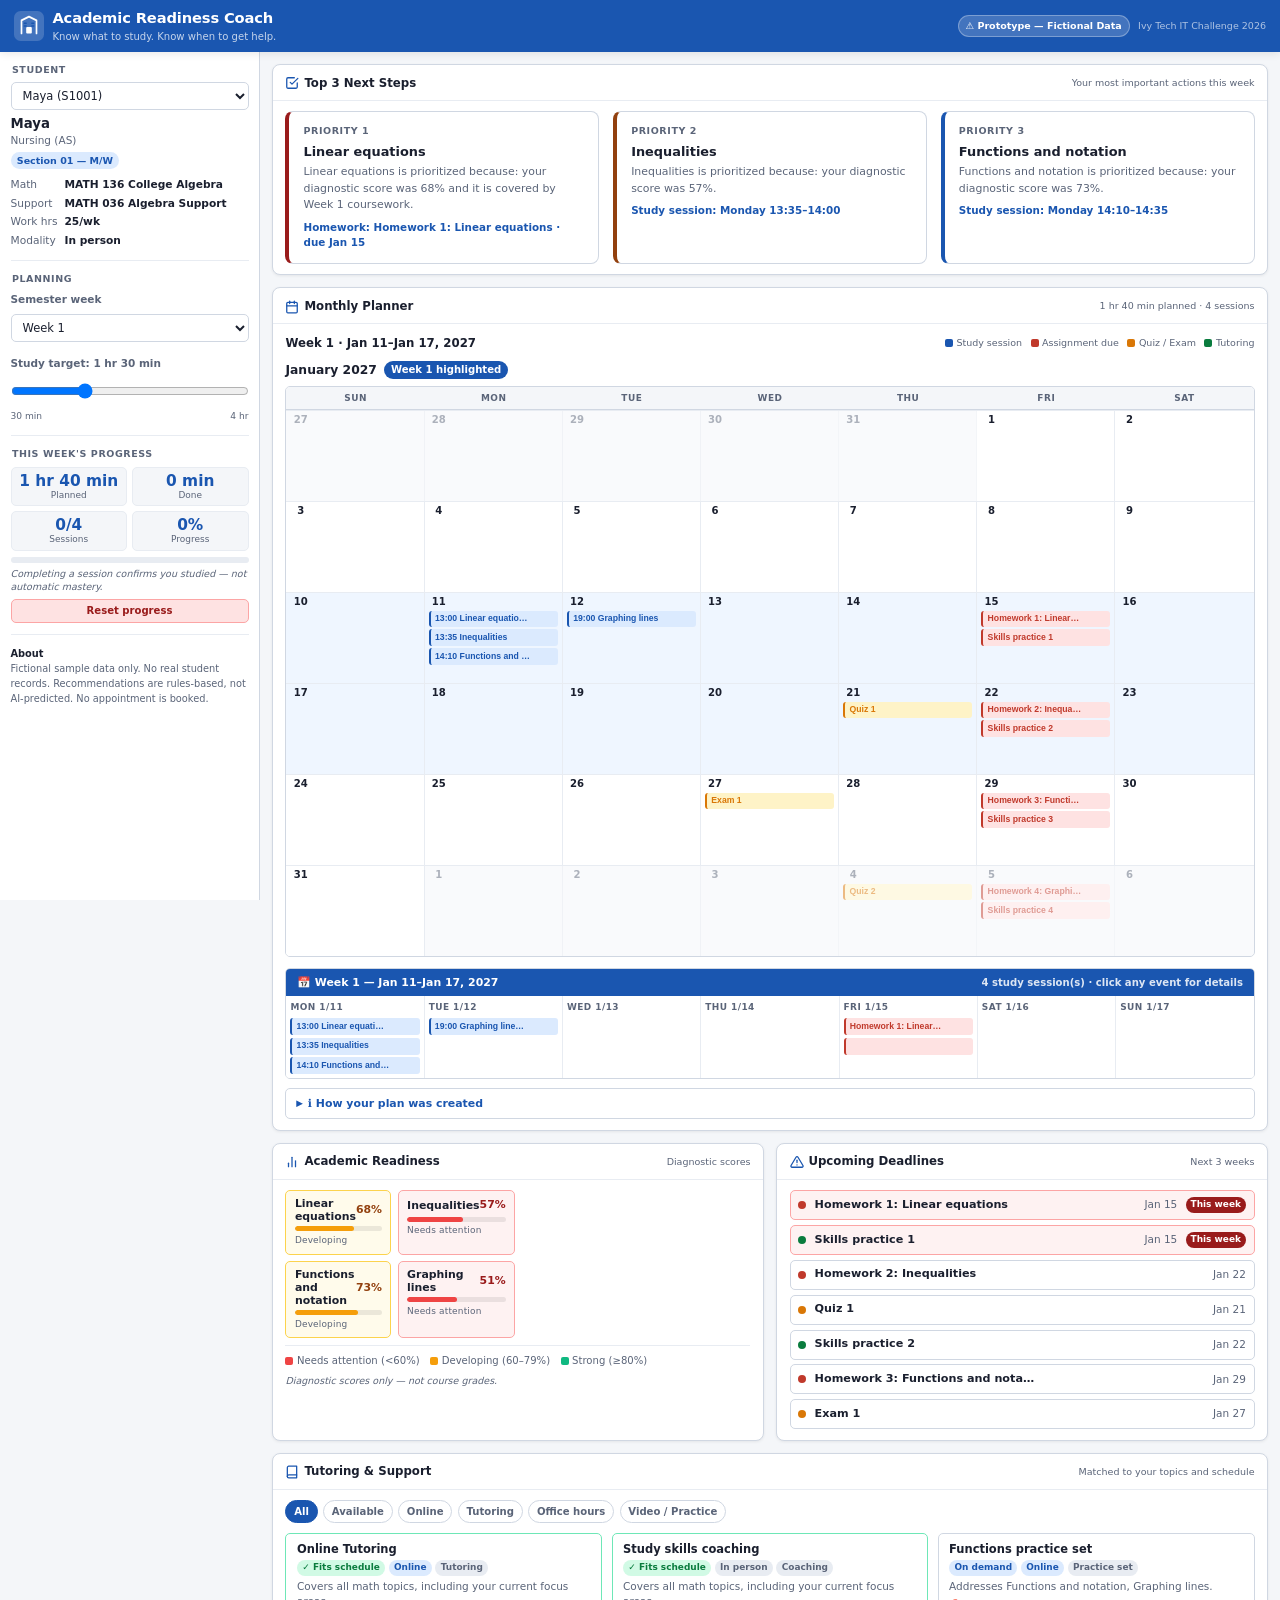
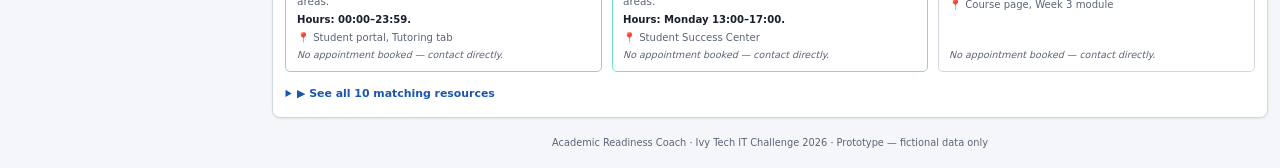
<file: index.html>
<!DOCTYPE html>
<html lang="en">
<head>
  <meta charset="UTF-8" />
  <meta name="viewport" content="width=device-width, initial-scale=1.0" />
  <meta name="description" content="Ivy Tech Academic Readiness Coach — personalized math study planning for first-semester students." />
  <title>Academic Readiness Coach · Ivy Tech</title>
  <link rel="stylesheet" href="css/styles.css" />
</head>
<body>

<!-- ══ App Header ══════════════════════════════════════════════════════════ -->
<header id="app-header" role="banner">
  <div class="brand">
    <svg width="30" height="30" viewBox="0 0 32 32" fill="none" xmlns="http://www.w3.org/2000/svg" aria-hidden="true">
      <rect width="32" height="32" rx="7" fill="rgba(255,255,255,.18)"/>
      <path d="M8 24V10l8-4 8 4v14" stroke="#fff" stroke-width="1.8" stroke-linecap="round" stroke-linejoin="round"/>
      <rect x="13" y="17" width="6" height="7" rx="1" fill="#fff"/>
      <path d="M11 13h2M19 13h2M11 16h2M19 16h2" stroke="rgba(26,86,176,1)" stroke-width="1.5" stroke-linecap="round"/>
    </svg>
    <div>
      <h1>Academic Readiness Coach</h1>
      <span class="subtitle">Know what to study. Know when to get help.</span>
    </div>
  </div>
  <div id="header-right">
    <span class="demo-badge">⚠ Prototype — Fictional Data</span>
    <span class="header-tag">Ivy Tech IT Challenge 2026</span>
  </div>
</header>

<!-- ══ App Layout ══════════════════════════════════════════════════════════ -->
<div id="app-layout">

  <!-- ── Sidebar ────────────────────────────────────────────────────────── -->
  <aside id="sidebar" aria-label="Student and planning controls">

    <!-- Student selector -->
    <div class="sidebar-section">
      <div class="sidebar-label">Student</div>
      <div id="student-selector-container"></div>
      <div id="profile-body"></div>
    </div>

    <div class="sidebar-divider"></div>

    <!-- Planning controls -->
    <div class="sidebar-section">
      <div class="sidebar-label">Planning</div>
      <div class="control-row">
        <label for="week-select">Semester week</label>
        <select id="week-select" aria-label="Select semester week"></select>
      </div>
      <div class="control-row">
        <label for="target-slider">Study target: <strong id="target-display">90 min</strong></label>
        <input type="range" id="target-slider" aria-label="Weekly study time target in minutes" />
        <div style="display:flex;justify-content:space-between;font-size:.65rem;color:var(--muted);margin-top:.15rem">
          <span>30 min</span><span>4 hr</span>
        </div>
      </div>
    </div>

    <div class="sidebar-divider"></div>

    <!-- Progress (compact) -->
    <div class="sidebar-section">
      <div class="sidebar-label">This week's progress</div>
      <div id="progress-body">
        <div class="empty-state" style="padding:.75rem">Loading…</div>
      </div>
      <button class="btn btn-danger btn-sm btn-full" id="reset-progress-btn" type="button">
        Reset progress
      </button>
    </div>

    <div class="sidebar-divider"></div>

    <!-- About notice -->
    <div class="sidebar-section">
      <div style="font-size:.7rem;color:var(--muted);line-height:1.55">
        <strong style="color:var(--text)">About</strong><br/>
        Fictional sample data only. No real student records. Recommendations are rules-based, not AI-predicted. No appointment is booked.
      </div>
    </div>

  </aside>

  <!-- ── Main Content ──────────────────────────────────────────────────── -->
  <main id="main-content" role="main">

    <!-- A. Top 3 Next Steps -->
    <section class="card" aria-labelledby="nextsteps-heading">
      <div class="card-header">
        <h2 id="nextsteps-heading">
          <svg width="14" height="14" viewBox="0 0 24 24" fill="none" stroke="currentColor" stroke-width="2.2" stroke-linecap="round" stroke-linejoin="round" aria-hidden="true"><polyline points="9 11 12 14 22 4"/><path d="M21 12v7a2 2 0 0 1-2 2H5a2 2 0 0 1-2-2V5a2 2 0 0 1 2-2h11"/></svg>
          Top 3 Next Steps
        </h2>
        <span class="text-muted text-xs">Your most important actions this week</span>
      </div>
      <div class="card-body">
        <div id="next-steps-body">
          <div class="empty-state">Loading…</div>
        </div>
      </div>
    </section>

    <!-- B. Weekly Calendar (integrated: study + deadlines + tutoring) -->
    <section class="card" aria-labelledby="calendar-heading">
      <div class="card-header">
        <h2 id="calendar-heading">
          <svg width="14" height="14" viewBox="0 0 24 24" fill="none" stroke="currentColor" stroke-width="2.2" stroke-linecap="round" stroke-linejoin="round" aria-hidden="true"><rect x="3" y="4" width="18" height="18" rx="2"/><line x1="16" y1="2" x2="16" y2="6"/><line x1="8" y1="2" x2="8" y2="6"/><line x1="3" y1="10" x2="21" y2="10"/></svg>
          Monthly Planner
        </h2>
        <span id="plan-stats" class="text-muted text-xs"></span>
      </div>
      <div class="card-body">
        <div id="schedule-warning" style="display:none" class="cal-warning" role="alert"></div>
        <div class="cal-toolbar">
          <span id="week-label" class="cal-week-label"></span>
          <div class="cal-legend" aria-label="Calendar legend">
            <div class="cal-legend-item"><div class="legend-dot" style="background:var(--evt-study)"></div> Study session</div>
            <div class="cal-legend-item"><div class="legend-dot" style="background:var(--evt-assign)"></div> Assignment due</div>
            <div class="cal-legend-item"><div class="legend-dot" style="background:var(--evt-exam)"></div> Quiz / Exam</div>
            <div class="cal-legend-item"><div class="legend-dot" style="background:var(--evt-tutor)"></div> Tutoring</div>
          </div>
        </div>
        <div id="calendar-container" aria-label="Weekly calendar"></div>
        <div id="explain-container"></div>
      </div>
    </section>

    <!-- Two-column row: Academic Readiness + Upcoming Deadlines -->
    <div style="display:grid;grid-template-columns:1fr 1fr;gap:.85rem" id="mid-row">

      <!-- C. Academic Readiness -->
      <section class="card" aria-labelledby="readiness-heading">
        <div class="card-header">
          <h2 id="readiness-heading">
            <svg width="14" height="14" viewBox="0 0 24 24" fill="none" stroke="currentColor" stroke-width="2.2" stroke-linecap="round" stroke-linejoin="round" aria-hidden="true"><line x1="18" y1="20" x2="18" y2="10"/><line x1="12" y1="20" x2="12" y2="4"/><line x1="6" y1="20" x2="6" y2="14"/></svg>
            Academic Readiness
          </h2>
          <span class="text-muted text-xs">Diagnostic scores</span>
        </div>
        <div class="card-body">
          <div id="readiness-grid">
            <div class="empty-state">Loading…</div>
          </div>
          <div class="readiness-legend" aria-label="Score categories">
            <div class="rl-item"><div class="rl-dot" style="background:#ef4444"></div> Needs attention (&lt;60%)</div>
            <div class="rl-item"><div class="rl-dot" style="background:#f59e0b"></div> Developing (60–79%)</div>
            <div class="rl-item"><div class="rl-dot" style="background:#10b981"></div> Strong (≥80%)</div>
          </div>
          <div style="font-size:.68rem;color:var(--muted);margin-top:.4rem;font-style:italic">
            Diagnostic scores only — not course grades.
          </div>
        </div>
      </section>

      <!-- D. Upcoming Deadlines -->
      <section class="card" aria-labelledby="deadlines-heading">
        <div class="card-header">
          <h2 id="deadlines-heading">
            <svg width="14" height="14" viewBox="0 0 24 24" fill="none" stroke="currentColor" stroke-width="2.2" stroke-linecap="round" stroke-linejoin="round" aria-hidden="true"><path d="M10.29 3.86L1.82 18a2 2 0 0 0 1.71 3h16.94a2 2 0 0 0 1.71-3L13.71 3.86a2 2 0 0 0-3.42 0z"/><line x1="12" y1="9" x2="12" y2="13"/><line x1="12" y1="17" x2="12.01" y2="17"/></svg>
            Upcoming Deadlines
          </h2>
          <span class="text-muted text-xs">Next 3 weeks</span>
        </div>
        <div class="card-body" id="deadlines-body">
          <div class="empty-state">Loading…</div>
        </div>
      </section>

    </div><!-- /#mid-row -->

    <!-- E. Tutoring & Support Resource Center -->
    <section class="card" aria-labelledby="resources-heading">
      <div class="card-header">
        <h2 id="resources-heading">
          <svg width="14" height="14" viewBox="0 0 24 24" fill="none" stroke="currentColor" stroke-width="2.2" stroke-linecap="round" stroke-linejoin="round" aria-hidden="true"><path d="M4 19.5A2.5 2.5 0 0 1 6.5 17H20"/><path d="M6.5 2H20v20H6.5A2.5 2.5 0 0 1 4 19.5v-15A2.5 2.5 0 0 1 6.5 2z"/></svg>
          Tutoring &amp; Support
        </h2>
        <span class="text-muted text-xs">Matched to your topics and schedule</span>
      </div>
      <div class="card-body" id="resources-body">
        <div class="empty-state">Loading…</div>
      </div>
    </section>

    <!-- Footer -->
    <footer style="text-align:center;font-size:.7rem;color:var(--muted);padding:.4rem 0">
      Academic Readiness Coach · Ivy Tech IT Challenge 2026 · Prototype — fictional data only
    </footer>

  </main>
</div><!-- /#app-layout -->

<!-- ══ Event Detail Modal ════════════════════════════════════════════════ -->
<div id="modal-overlay" role="dialog" aria-modal="true" aria-labelledby="modal-title-text">
  <div id="modal-box">
    <div class="modal-header">
      <span class="modal-title" id="modal-title-text"></span>
      <button class="modal-close" id="modal-close-btn" aria-label="Close detail panel" type="button">✕</button>
    </div>
    <div class="modal-body" id="modal-body"></div>
    <div class="modal-footer" id="modal-footer"></div>
  </div>
</div>

<!-- ══ Scripts ════════════════════════════════════════════════════════════ -->
<script src="js/config.js"></script>
<script src="data/case_data.js"></script>
<script src="js/data.js"></script>
<script src="js/analysis.js"></script>
<script src="js/persistence.js"></script>
<script src="js/scheduler.js"></script>
<script src="js/resources.js"></script>
<script src="js/ui.js"></script>
<script src="js/app.js"></script>

</body>
</html>
</file>
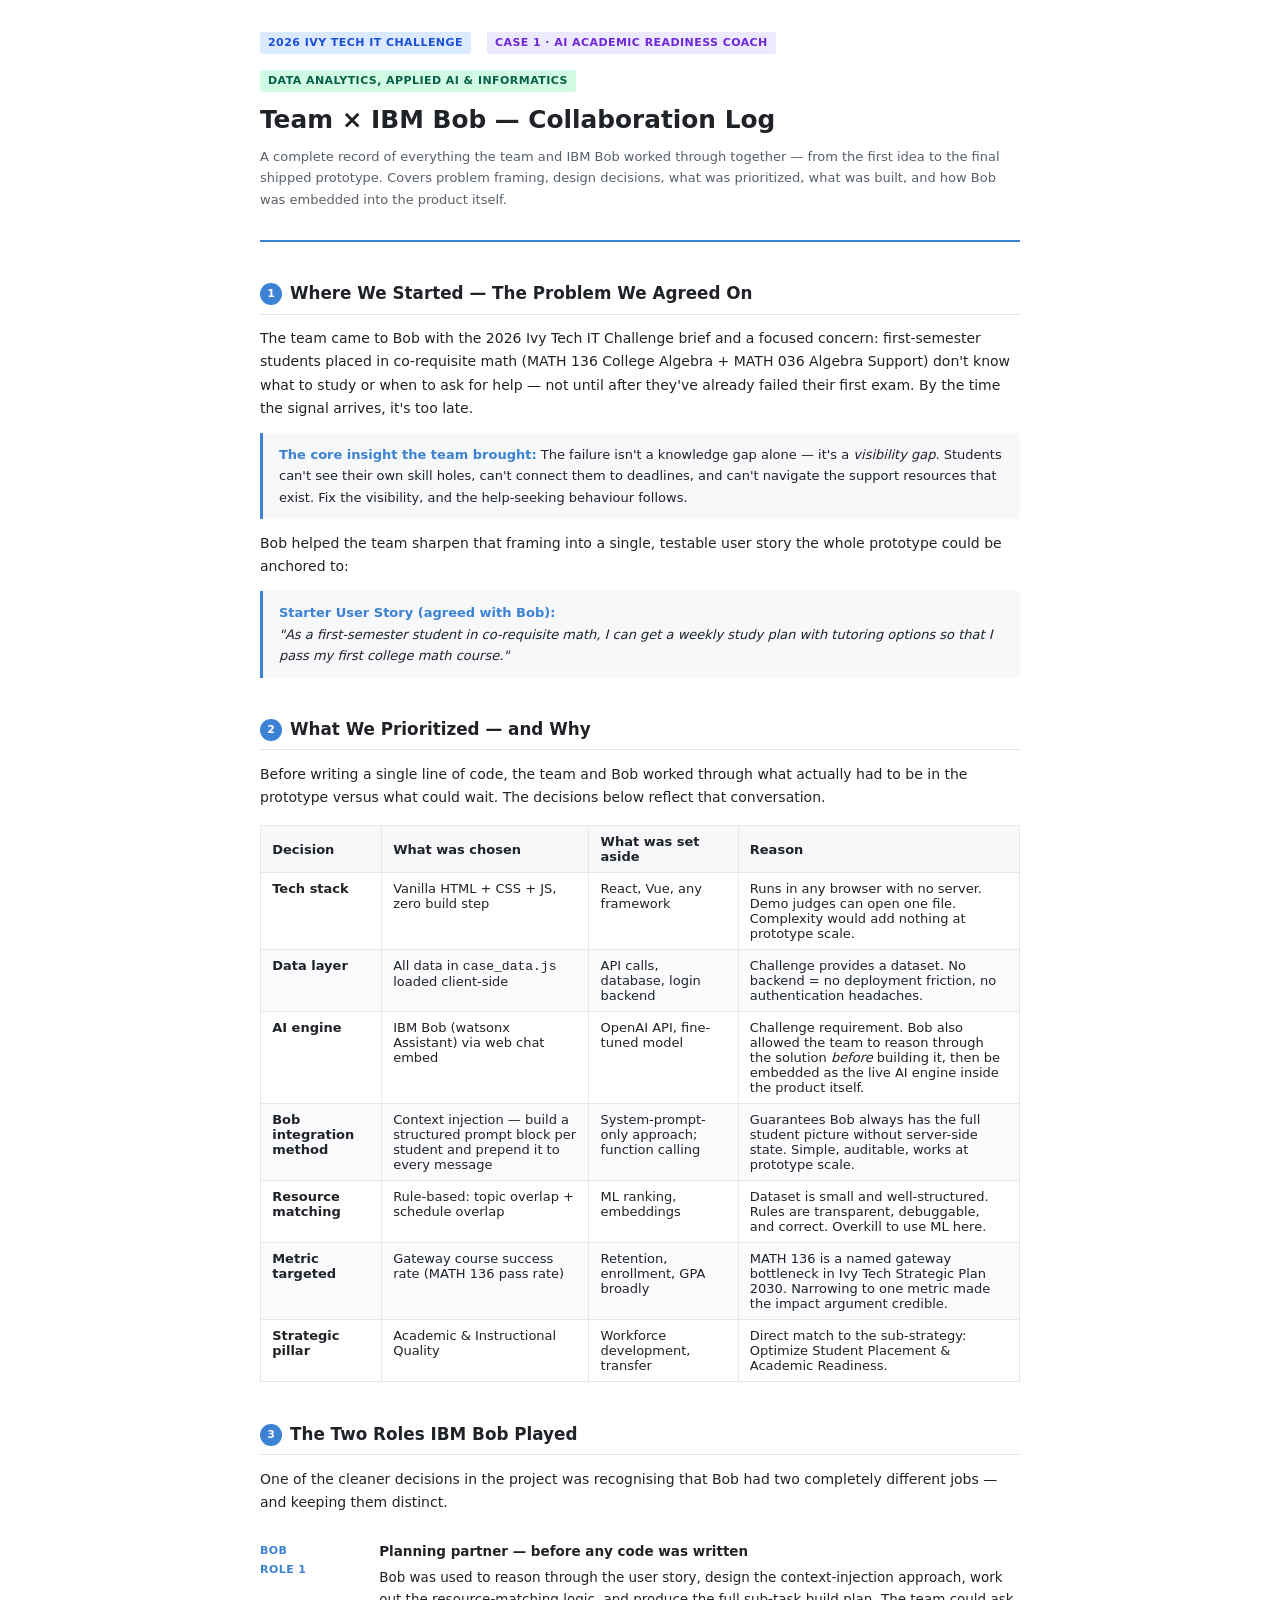
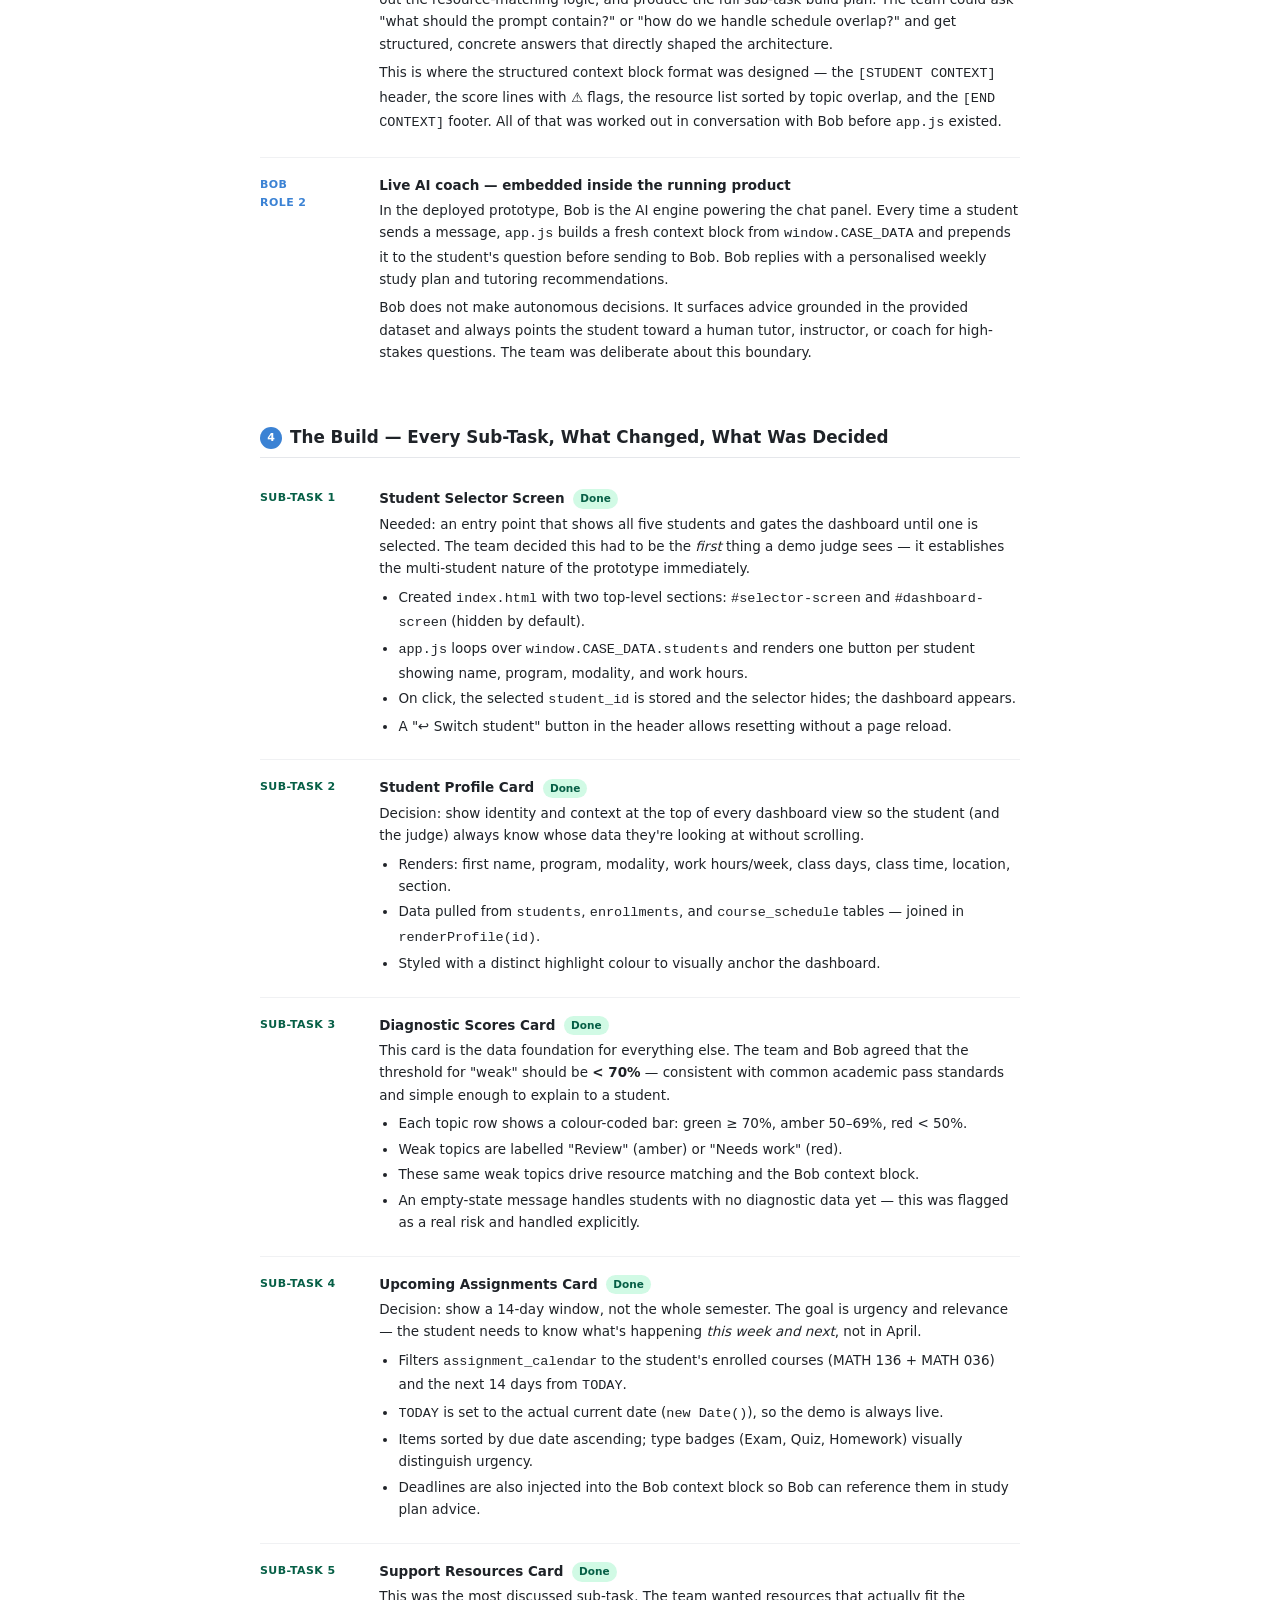
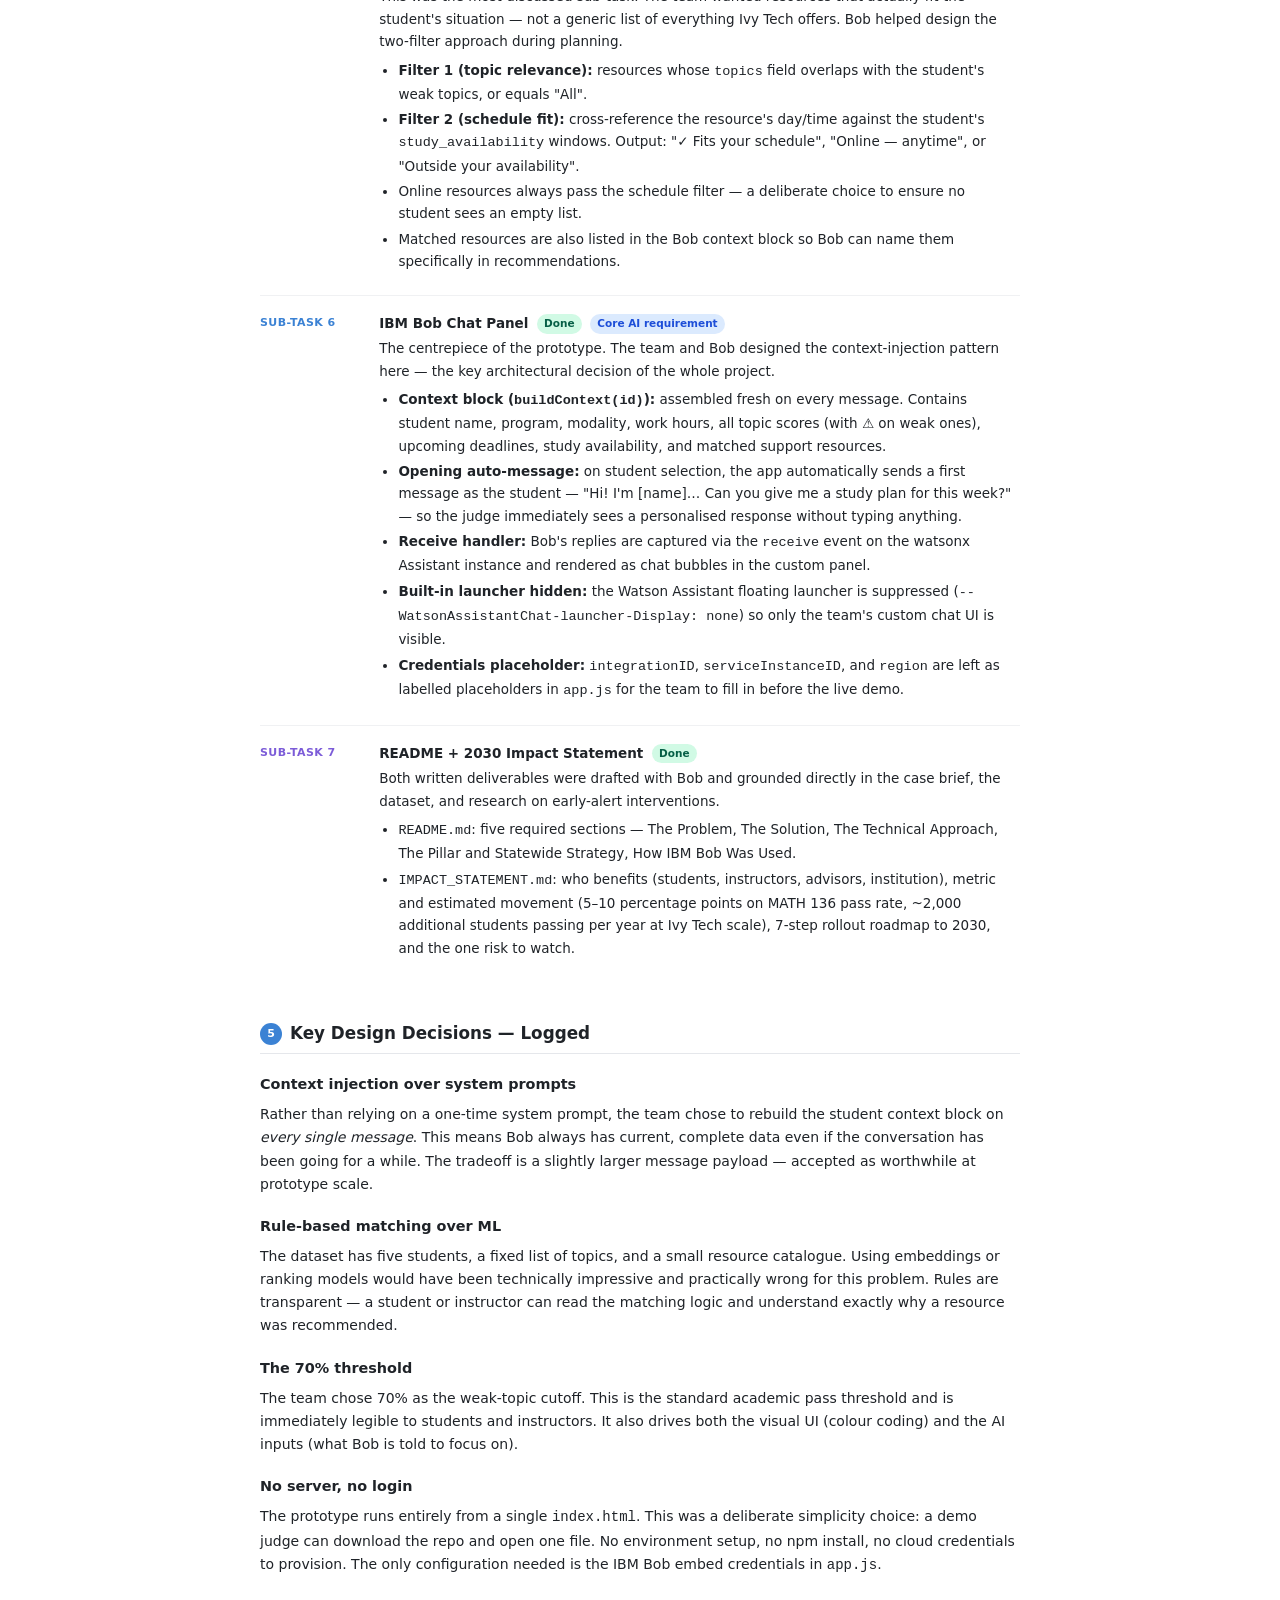
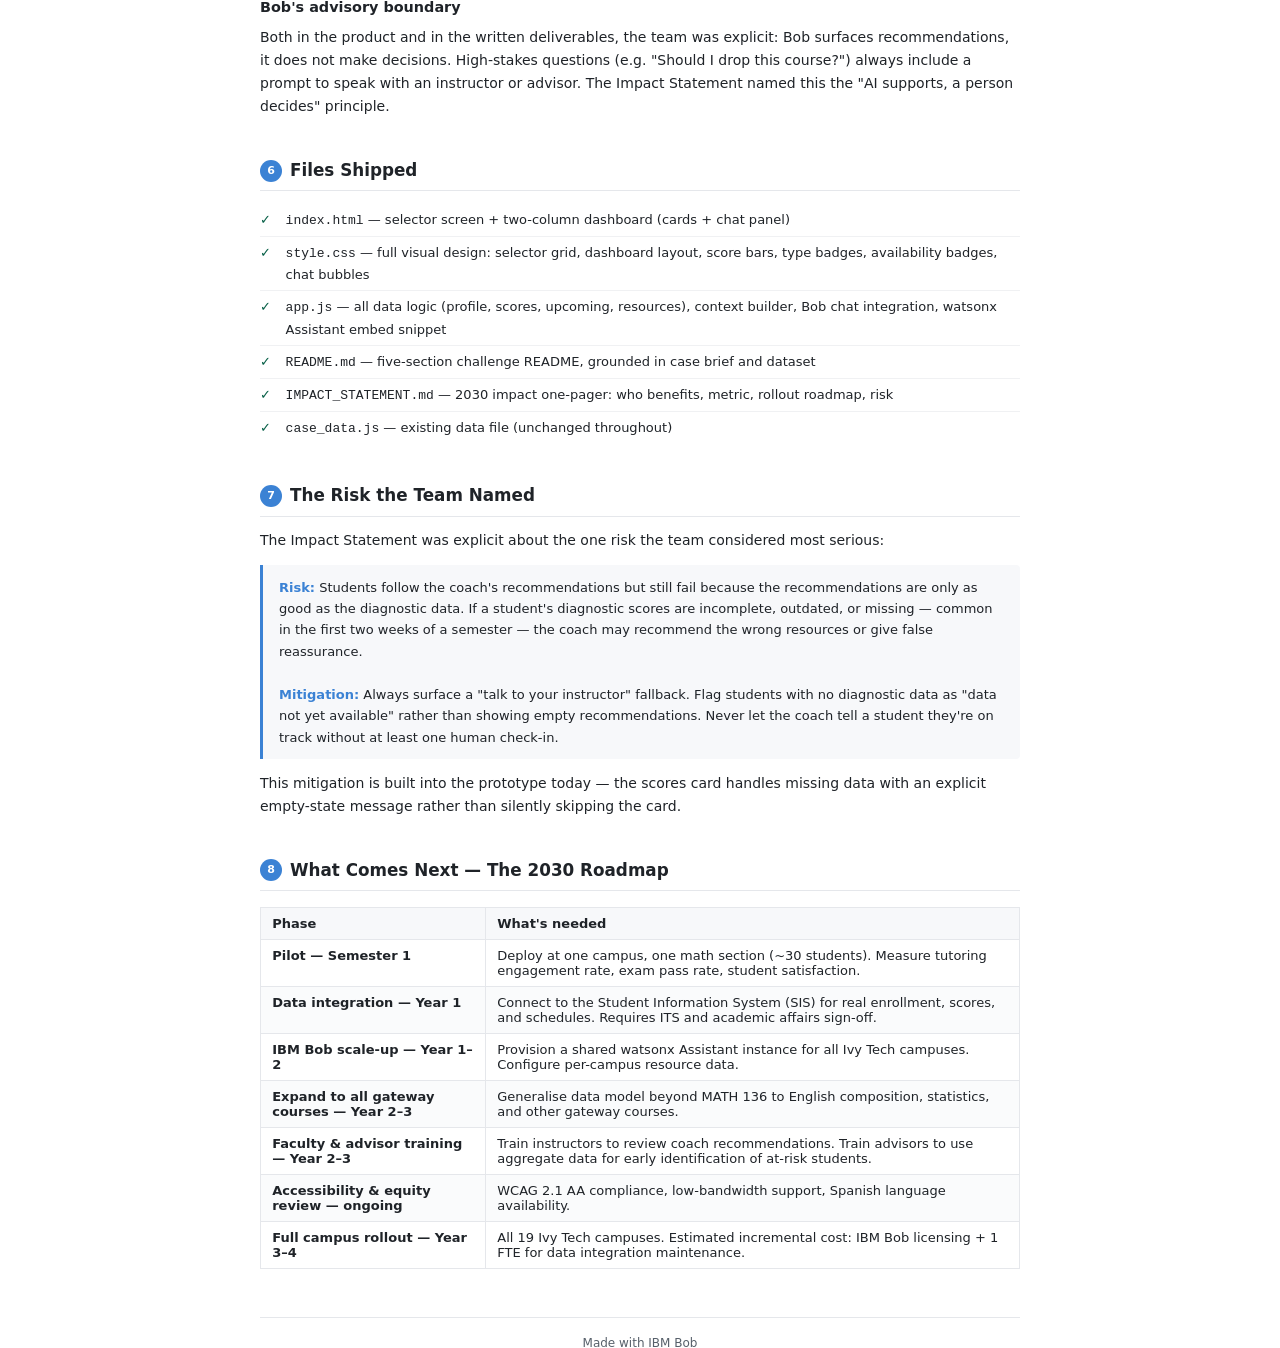
<file: team-ibm-bob-collaboration-log.html>
<html lang="en">
<head>
<meta charset="UTF-8" />
<meta name="viewport" content="width=device-width, initial-scale=1.0" />
<title>Team × IBM Bob — Collaboration Log</title>
<style>
  *, *::before, *::after { box-sizing: border-box; margin: 0; padding: 0; }

  body {
    font-family: -apple-system, "Segoe UI", system-ui, sans-serif;
    font-size: 14px;
    line-height: 1.65;
    background: #ffffff;
    color: #1f2328;
    padding: 2rem 1rem 3rem;
  }

  .page {
    max-width: 760px;
    margin: 0 auto;
  }

  /* ── Header ── */
  .doc-header {
    border-bottom: 2px solid #3b82d4;
    padding-bottom: 1.2rem;
    margin-bottom: 2rem;
  }
  .doc-header .meta-row {
    display: flex;
    gap: 1rem;
    flex-wrap: wrap;
    align-items: center;
    margin-bottom: 0.5rem;
  }
  .badge {
    display: inline-block;
    font-size: 11px;
    font-weight: 600;
    letter-spacing: 0.04em;
    padding: 2px 8px;
    border-radius: 3px;
    text-transform: uppercase;
  }
  .badge-blue   { background: #dbeafe; color: #1d4ed8; }
  .badge-purple { background: #ede9fe; color: #6d28d9; }
  .badge-green  { background: #d1fae5; color: #065f46; }
  .badge-amber  { background: #fef3c7; color: #92400e; }

  h1 {
    font-size: 1.55rem;
    font-weight: 700;
    color: #1f2328;
    margin-bottom: 0.3rem;
  }
  .doc-subtitle {
    font-size: 13px;
    color: #57606a;
  }

  /* ── Section headers ── */
  h2 {
    font-size: 1.05rem;
    font-weight: 700;
    color: #1f2328;
    margin-top: 2.4rem;
    margin-bottom: 0.8rem;
    padding-bottom: 0.35rem;
    border-bottom: 1px solid #e5e7eb;
    display: flex;
    align-items: center;
    gap: 0.5rem;
  }
  h2 .section-num {
    display: inline-flex;
    align-items: center;
    justify-content: center;
    width: 22px;
    height: 22px;
    border-radius: 50%;
    background: #3b82d4;
    color: #fff;
    font-size: 11px;
    font-weight: 700;
    flex-shrink: 0;
  }

  h3 {
    font-size: 0.9rem;
    font-weight: 600;
    color: #1f2328;
    margin-top: 1.2rem;
    margin-bottom: 0.4rem;
  }

  p { margin-bottom: 0.65rem; }

  /* ── Log entries (timeline) ── */
  .log {
    display: flex;
    flex-direction: column;
    gap: 0;
  }
  .log-entry {
    display: grid;
    grid-template-columns: 100px 1fr;
    gap: 0 1.2rem;
    padding: 1rem 0;
    border-bottom: 1px solid #f0f1f3;
    position: relative;
  }
  .log-entry:last-child { border-bottom: none; }
  .log-who {
    font-size: 11px;
    font-weight: 600;
    text-transform: uppercase;
    letter-spacing: 0.04em;
    padding-top: 2px;
    color: #57606a;
  }
  .log-who.bob   { color: #3b82d4; }
  .log-who.team  { color: #7c5cd8; }
  .log-who.both  { color: #065f46; }
  .log-body { font-size: 13.5px; }
  .log-label {
    font-weight: 600;
    color: #1f2328;
    display: block;
    margin-bottom: 0.2rem;
  }
  .log-body p { margin-bottom: 0.4rem; }
  .log-body ul {
    padding-left: 1.2rem;
    margin-bottom: 0.4rem;
  }
  .log-body ul li { margin-bottom: 0.2rem; }

  /* ── Decision table ── */
  table {
    width: 100%;
    border-collapse: collapse;
    font-size: 13px;
    margin: 1rem 0;
  }
  th {
    background: #f7f8fa;
    text-align: left;
    padding: 0.5rem 0.7rem;
    font-weight: 600;
    border: 1px solid #e5e7eb;
    color: #1f2328;
  }
  td {
    padding: 0.5rem 0.7rem;
    border: 1px solid #e5e7eb;
    vertical-align: top;
    color: #1f2328;
  }
  tr:nth-child(even) td { background: #fafbfc; }

  /* ── Checklist ── */
  .checklist { list-style: none; padding: 0; margin: 0.5rem 0 1rem; }
  .checklist li {
    padding: 0.3rem 0 0.3rem 1.6rem;
    position: relative;
    font-size: 13px;
    border-bottom: 1px solid #f0f1f3;
  }
  .checklist li:last-child { border-bottom: none; }
  .checklist li::before {
    content: '✓';
    position: absolute;
    left: 0;
    color: #065f46;
    font-weight: 700;
  }

  /* ── Quote / insight block ── */
  .insight {
    background: #f7f8fa;
    border-left: 3px solid #3b82d4;
    padding: 0.7rem 1rem;
    margin: 0.8rem 0;
    font-size: 13px;
    color: #1f2328;
    border-radius: 0 4px 4px 0;
  }
  .insight strong { color: #3b82d4; }

  /* ── Status pills inline ── */
  .pill {
    display: inline-block;
    font-size: 10.5px;
    font-weight: 600;
    padding: 1px 7px;
    border-radius: 10px;
    vertical-align: middle;
    margin-left: 4px;
  }
  .pill-done   { background: #d1fae5; color: #065f46; }
  .pill-key    { background: #dbeafe; color: #1d4ed8; }

  /* ── Footer ── */
  .footer {
    margin-top: 3rem;
    padding-top: 1rem;
    border-top: 1px solid #e5e7eb;
    text-align: center;
    font-size: 12px;
    color: #57606a;
  }
</style>
</head>
<body>
<div class="page">

  
  <div class="doc-header">
    <div class="meta-row">
      <span class="badge badge-blue">2026 Ivy Tech IT Challenge</span>
      <span class="badge badge-purple">Case 1 · AI Academic Readiness Coach</span>
      <span class="badge badge-green">Data Analytics, Applied AI &amp; Informatics</span>
    </div>
    <h1>Team × IBM Bob — Collaboration Log</h1>
    <p class="doc-subtitle">
      A complete record of everything the team and IBM Bob worked through together — from the first idea to the final shipped prototype.
      Covers problem framing, design decisions, what was prioritized, what was built, and how Bob was embedded into the product itself.
    </p>
  </div>

  
  <h2><span class="section-num">1</span> Where We Started — The Problem We Agreed On</h2>

  <p>
    The team came to Bob with the 2026 Ivy Tech IT Challenge brief and a focused concern:
    first-semester students placed in co-requisite math (MATH 136 College Algebra + MATH 036
    Algebra Support) don't know what to study or when to ask for help — not until after they've
    already failed their first exam. By the time the signal arrives, it's too late.
  </p>

  <div class="insight">
    <strong>The core insight the team brought:</strong> The failure isn't a knowledge gap alone — it's a
    <em>visibility gap</em>. Students can't see their own skill holes, can't connect them to deadlines,
    and can't navigate the support resources that exist. Fix the visibility, and the help-seeking
    behaviour follows.
  </div>

  <p>
    Bob helped the team sharpen that framing into a single, testable user story the whole prototype
    could be anchored to:
  </p>
  <div class="insight">
    <strong>Starter User Story (agreed with Bob):</strong><br />
    <em>"As a first-semester student in co-requisite math, I can get a weekly study plan with
    tutoring options so that I pass my first college math course."</em>
  </div>

  
  <h2><span class="section-num">2</span> What We Prioritized — and Why</h2>

  <p>
    Before writing a single line of code, the team and Bob worked through what actually had to
    be in the prototype versus what could wait. The decisions below reflect that conversation.
  </p>

  <table>
    <thead>
      <tr>
        <th>Decision</th>
        <th>What was chosen</th>
        <th>What was set aside</th>
        <th>Reason</th>
      </tr>
    </thead>
    <tbody>
      <tr>
        <td><strong>Tech stack</strong></td>
        <td>Vanilla HTML + CSS + JS, zero build step</td>
        <td>React, Vue, any framework</td>
        <td>Runs in any browser with no server. Demo judges can open one file. Complexity would add nothing at prototype scale.</td>
      </tr>
      <tr>
        <td><strong>Data layer</strong></td>
        <td>All data in <code>case_data.js</code> loaded client-side</td>
        <td>API calls, database, login backend</td>
        <td>Challenge provides a dataset. No backend = no deployment friction, no authentication headaches.</td>
      </tr>
      <tr>
        <td><strong>AI engine</strong></td>
        <td>IBM Bob (watsonx Assistant) via web chat embed</td>
        <td>OpenAI API, fine-tuned model</td>
        <td>Challenge requirement. Bob also allowed the team to reason through the solution <em>before</em> building it, then be embedded as the live AI engine inside the product itself.</td>
      </tr>
      <tr>
        <td><strong>Bob integration method</strong></td>
        <td>Context injection — build a structured prompt block per student and prepend it to every message</td>
        <td>System-prompt-only approach; function calling</td>
        <td>Guarantees Bob always has the full student picture without server-side state. Simple, auditable, works at prototype scale.</td>
      </tr>
      <tr>
        <td><strong>Resource matching</strong></td>
        <td>Rule-based: topic overlap + schedule overlap</td>
        <td>ML ranking, embeddings</td>
        <td>Dataset is small and well-structured. Rules are transparent, debuggable, and correct. Overkill to use ML here.</td>
      </tr>
      <tr>
        <td><strong>Metric targeted</strong></td>
        <td>Gateway course success rate (MATH 136 pass rate)</td>
        <td>Retention, enrollment, GPA broadly</td>
        <td>MATH 136 is a named gateway bottleneck in Ivy Tech Strategic Plan 2030. Narrowing to one metric made the impact argument credible.</td>
      </tr>
      <tr>
        <td><strong>Strategic pillar</strong></td>
        <td>Academic &amp; Instructional Quality</td>
        <td>Workforce development, transfer</td>
        <td>Direct match to the sub-strategy: Optimize Student Placement &amp; Academic Readiness.</td>
      </tr>
    </tbody>
  </table>

  
  <h2><span class="section-num">3</span> The Two Roles IBM Bob Played</h2>

  <p>
    One of the cleaner decisions in the project was recognising that Bob had two completely different
    jobs — and keeping them distinct.
  </p>

  <div class="log">
    <div class="log-entry">
      <div class="log-who bob">Bob<br />Role 1</div>
      <div class="log-body">
        <span class="log-label">Planning partner — before any code was written</span>
        <p>
          Bob was used to reason through the user story, design the context-injection approach, work
          out the resource-matching logic, and produce the full sub-task build plan. The team could
          ask "what should the prompt contain?" or "how do we handle schedule overlap?" and get
          structured, concrete answers that directly shaped the architecture.
        </p>
        <p>
          This is where the structured context block format was designed — the
          <code>[STUDENT CONTEXT]</code> header, the score lines with ⚠ flags, the resource list
          sorted by topic overlap, and the <code>[END CONTEXT]</code> footer. All of that was worked
          out in conversation with Bob before <code>app.js</code> existed.
        </p>
      </div>
    </div>
    <div class="log-entry">
      <div class="log-who bob">Bob<br />Role 2</div>
      <div class="log-body">
        <span class="log-label">Live AI coach — embedded inside the running product</span>
        <p>
          In the deployed prototype, Bob is the AI engine powering the chat panel. Every time a
          student sends a message, <code>app.js</code> builds a fresh context block from
          <code>window.CASE_DATA</code> and prepends it to the student's question before sending
          to Bob. Bob replies with a personalised weekly study plan and tutoring recommendations.
        </p>
        <p>
          Bob does not make autonomous decisions. It surfaces advice grounded in the provided
          dataset and always points the student toward a human tutor, instructor, or coach for
          high-stakes questions. The team was deliberate about this boundary.
        </p>
      </div>
    </div>
  </div>

  
  <h2><span class="section-num">4</span> The Build — Every Sub-Task, What Changed, What Was Decided</h2>

  <div class="log">

    <div class="log-entry">
      <div class="log-who both">Sub-Task 1</div>
      <div class="log-body">
        <span class="log-label">Student Selector Screen <span class="pill pill-done">Done</span></span>
        <p>
          Needed: an entry point that shows all five students and gates the dashboard until one is
          selected. The team decided this had to be the <em>first</em> thing a demo judge sees —
          it establishes the multi-student nature of the prototype immediately.
        </p>
        <ul>
          <li>Created <code>index.html</code> with two top-level sections: <code>#selector-screen</code> and <code>#dashboard-screen</code> (hidden by default).</li>
          <li><code>app.js</code> loops over <code>window.CASE_DATA.students</code> and renders one button per student showing name, program, modality, and work hours.</li>
          <li>On click, the selected <code>student_id</code> is stored and the selector hides; the dashboard appears.</li>
          <li>A "↩ Switch student" button in the header allows resetting without a page reload.</li>
        </ul>
      </div>
    </div>

    <div class="log-entry">
      <div class="log-who both">Sub-Task 2</div>
      <div class="log-body">
        <span class="log-label">Student Profile Card <span class="pill pill-done">Done</span></span>
        <p>
          Decision: show identity and context at the top of every dashboard view so the student
          (and the judge) always know whose data they're looking at without scrolling.
        </p>
        <ul>
          <li>Renders: first name, program, modality, work hours/week, class days, class time, location, section.</li>
          <li>Data pulled from <code>students</code>, <code>enrollments</code>, and <code>course_schedule</code> tables — joined in <code>renderProfile(id)</code>.</li>
          <li>Styled with a distinct highlight colour to visually anchor the dashboard.</li>
        </ul>
      </div>
    </div>

    <div class="log-entry">
      <div class="log-who both">Sub-Task 3</div>
      <div class="log-body">
        <span class="log-label">Diagnostic Scores Card <span class="pill pill-done">Done</span></span>
        <p>
          This card is the data foundation for everything else. The team and Bob agreed that the
          threshold for "weak" should be <strong>&lt; 70%</strong> — consistent with common
          academic pass standards and simple enough to explain to a student.
        </p>
        <ul>
          <li>Each topic row shows a colour-coded bar: green ≥ 70%, amber 50–69%, red &lt; 50%.</li>
          <li>Weak topics are labelled "Review" (amber) or "Needs work" (red).</li>
          <li>These same weak topics drive resource matching and the Bob context block.</li>
          <li>An empty-state message handles students with no diagnostic data yet — this was flagged as a real risk and handled explicitly.</li>
        </ul>
      </div>
    </div>

    <div class="log-entry">
      <div class="log-who both">Sub-Task 4</div>
      <div class="log-body">
        <span class="log-label">Upcoming Assignments Card <span class="pill pill-done">Done</span></span>
        <p>
          Decision: show a 14-day window, not the whole semester. The goal is urgency and
          relevance — the student needs to know what's happening <em>this week and next</em>,
          not in April.
        </p>
        <ul>
          <li>Filters <code>assignment_calendar</code> to the student's enrolled courses (MATH 136 + MATH 036) and the next 14 days from <code>TODAY</code>.</li>
          <li><code>TODAY</code> is set to the actual current date (<code>new Date()</code>), so the demo is always live.</li>
          <li>Items sorted by due date ascending; type badges (Exam, Quiz, Homework) visually distinguish urgency.</li>
          <li>Deadlines are also injected into the Bob context block so Bob can reference them in study plan advice.</li>
        </ul>
      </div>
    </div>

    <div class="log-entry">
      <div class="log-who both">Sub-Task 5</div>
      <div class="log-body">
        <span class="log-label">Support Resources Card <span class="pill pill-done">Done</span></span>
        <p>
          This was the most discussed sub-task. The team wanted resources that actually fit
          the student's situation — not a generic list of everything Ivy Tech offers.
          Bob helped design the two-filter approach during planning.
        </p>
        <ul>
          <li><strong>Filter 1 (topic relevance):</strong> resources whose <code>topics</code> field overlaps with the student's weak topics, or equals "All".</li>
          <li><strong>Filter 2 (schedule fit):</strong> cross-reference the resource's day/time against the student's <code>study_availability</code> windows. Output: "✓ Fits your schedule", "Online — anytime", or "Outside your availability".</li>
          <li>Online resources always pass the schedule filter — a deliberate choice to ensure no student sees an empty list.</li>
          <li>Matched resources are also listed in the Bob context block so Bob can name them specifically in recommendations.</li>
        </ul>
      </div>
    </div>

    <div class="log-entry">
      <div class="log-who bob">Sub-Task 6</div>
      <div class="log-body">
        <span class="log-label">IBM Bob Chat Panel <span class="pill pill-done">Done</span> <span class="pill pill-key">Core AI requirement</span></span>
        <p>
          The centrepiece of the prototype. The team and Bob designed the context-injection
          pattern here — the key architectural decision of the whole project.
        </p>
        <ul>
          <li><strong>Context block (<code>buildContext(id)</code>):</strong> assembled fresh on every message. Contains student name, program, modality, work hours, all topic scores (with ⚠ on weak ones), upcoming deadlines, study availability, and matched support resources.</li>
          <li><strong>Opening auto-message:</strong> on student selection, the app automatically sends a first message as the student — "Hi! I'm [name]… Can you give me a study plan for this week?" — so the judge immediately sees a personalised response without typing anything.</li>
          <li><strong>Receive handler:</strong> Bob's replies are captured via the <code>receive</code> event on the watsonx Assistant instance and rendered as chat bubbles in the custom panel.</li>
          <li><strong>Built-in launcher hidden:</strong> the Watson Assistant floating launcher is suppressed (<code>--WatsonAssistantChat-launcher-Display: none</code>) so only the team's custom chat UI is visible.</li>
          <li><strong>Credentials placeholder:</strong> <code>integrationID</code>, <code>serviceInstanceID</code>, and <code>region</code> are left as labelled placeholders in <code>app.js</code> for the team to fill in before the live demo.</li>
        </ul>
      </div>
    </div>

    <div class="log-entry">
      <div class="log-who team">Sub-Task 7</div>
      <div class="log-body">
        <span class="log-label">README + 2030 Impact Statement <span class="pill pill-done">Done</span></span>
        <p>
          Both written deliverables were drafted with Bob and grounded directly in the case brief,
          the dataset, and research on early-alert interventions.
        </p>
        <ul>
          <li><code>README.md</code>: five required sections — The Problem, The Solution, The Technical Approach, The Pillar and Statewide Strategy, How IBM Bob Was Used.</li>
          <li><code>IMPACT_STATEMENT.md</code>: who benefits (students, instructors, advisors, institution), metric and estimated movement (5–10 percentage points on MATH 136 pass rate, ~2,000 additional students passing per year at Ivy Tech scale), 7-step rollout roadmap to 2030, and the one risk to watch.</li>
        </ul>
      </div>
    </div>

  </div>

  
  <h2><span class="section-num">5</span> Key Design Decisions — Logged</h2>

  <h3>Context injection over system prompts</h3>
  <p>
    Rather than relying on a one-time system prompt, the team chose to rebuild the student context
    block on <em>every single message</em>. This means Bob always has current, complete data even if
    the conversation has been going for a while. The tradeoff is a slightly larger message payload —
    accepted as worthwhile at prototype scale.
  </p>

  <h3>Rule-based matching over ML</h3>
  <p>
    The dataset has five students, a fixed list of topics, and a small resource catalogue. Using
    embeddings or ranking models would have been technically impressive and practically wrong for
    this problem. Rules are transparent — a student or instructor can read the matching logic and
    understand exactly why a resource was recommended.
  </p>

  <h3>The 70% threshold</h3>
  <p>
    The team chose 70% as the weak-topic cutoff. This is the standard academic pass threshold and
    is immediately legible to students and instructors. It also drives both the visual UI (colour
    coding) and the AI inputs (what Bob is told to focus on).
  </p>

  <h3>No server, no login</h3>
  <p>
    The prototype runs entirely from a single <code>index.html</code>. This was a deliberate
    simplicity choice: a demo judge can download the repo and open one file. No environment setup,
    no npm install, no cloud credentials to provision. The only configuration needed is the IBM Bob
    embed credentials in <code>app.js</code>.
  </p>

  <h3>Bob's advisory boundary</h3>
  <p>
    Both in the product and in the written deliverables, the team was explicit: Bob surfaces
    recommendations, it does not make decisions. High-stakes questions (e.g. "Should I drop this
    course?") always include a prompt to speak with an instructor or advisor. The Impact Statement
    named this the "AI supports, a person decides" principle.
  </p>

  
  <h2><span class="section-num">6</span> Files Shipped</h2>

  <ul class="checklist">
    <li><code>index.html</code> — selector screen + two-column dashboard (cards + chat panel)</li>
    <li><code>style.css</code> — full visual design: selector grid, dashboard layout, score bars, type badges, availability badges, chat bubbles</li>
    <li><code>app.js</code> — all data logic (profile, scores, upcoming, resources), context builder, Bob chat integration, watsonx Assistant embed snippet</li>
    <li><code>README.md</code> — five-section challenge README, grounded in case brief and dataset</li>
    <li><code>IMPACT_STATEMENT.md</code> — 2030 impact one-pager: who benefits, metric, rollout roadmap, risk</li>
    <li><code>case_data.js</code> — existing data file (unchanged throughout)</li>
  </ul>

  
  <h2><span class="section-num">7</span> The Risk the Team Named</h2>

  <p>
    The Impact Statement was explicit about the one risk the team considered most serious:
  </p>
  <div class="insight">
    <strong>Risk:</strong> Students follow the coach's recommendations but still fail because the
    recommendations are only as good as the diagnostic data. If a student's diagnostic scores are
    incomplete, outdated, or missing — common in the first two weeks of a semester — the coach may
    recommend the wrong resources or give false reassurance.
    <br /><br />
    <strong>Mitigation:</strong> Always surface a "talk to your instructor" fallback. Flag students
    with no diagnostic data as "data not yet available" rather than showing empty recommendations.
    Never let the coach tell a student they're on track without at least one human check-in.
  </div>
  <p>
    This mitigation is built into the prototype today — the scores card handles missing data with an
    explicit empty-state message rather than silently skipping the card.
  </p>

  
  <h2><span class="section-num">8</span> What Comes Next — The 2030 Roadmap</h2>

  <table>
    <thead>
      <tr><th>Phase</th><th>What's needed</th></tr>
    </thead>
    <tbody>
      <tr><td><strong>Pilot — Semester 1</strong></td><td>Deploy at one campus, one math section (~30 students). Measure tutoring engagement rate, exam pass rate, student satisfaction.</td></tr>
      <tr><td><strong>Data integration — Year 1</strong></td><td>Connect to the Student Information System (SIS) for real enrollment, scores, and schedules. Requires ITS and academic affairs sign-off.</td></tr>
      <tr><td><strong>IBM Bob scale-up — Year 1–2</strong></td><td>Provision a shared watsonx Assistant instance for all Ivy Tech campuses. Configure per-campus resource data.</td></tr>
      <tr><td><strong>Expand to all gateway courses — Year 2–3</strong></td><td>Generalise data model beyond MATH 136 to English composition, statistics, and other gateway courses.</td></tr>
      <tr><td><strong>Faculty &amp; advisor training — Year 2–3</strong></td><td>Train instructors to review coach recommendations. Train advisors to use aggregate data for early identification of at-risk students.</td></tr>
      <tr><td><strong>Accessibility &amp; equity review — ongoing</strong></td><td>WCAG 2.1 AA compliance, low-bandwidth support, Spanish language availability.</td></tr>
      <tr><td><strong>Full campus rollout — Year 3–4</strong></td><td>All 19 Ivy Tech campuses. Estimated incremental cost: IBM Bob licensing + 1 FTE for data integration maintenance.</td></tr>
    </tbody>
  </table>

  
  <div class="footer">
    Made with IBM Bob
  </div>

</div>
</body>
</html>
</file>
<file: css/styles.css>
/* ───────────────────────────────────────────────────────────────────────────
   Academic Readiness Coach — Redesigned Dashboard Stylesheet
   Desktop-efficient, WCAG-oriented, responsive.
─────────────────────────────────────────────────────────────────────────── */

/* ── Reset & base ──────────────────────────────────────────────────────── */
*, *::before, *::after { box-sizing: border-box; margin: 0; padding: 0; }

:root {
  /* Palette */
  --bg:              #ffffff;
  --surface:         #f4f6f9;
  --surface-alt:     #e8ecf2;
  --border:          #d0d7e2;
  --border-light:    #e8ecf2;
  --text:            #1a1f2e;
  --muted:           #5a6478;
  --accent:          #1a56b0;
  --accent-dark:     #1346a3;
  --accent-light:    #dbeafe;
  --accent-xlight:   #eff6ff;
  --green:           #0a7c3e;
  --green-light:     #d1fae5;
  --green-xlight:    #ecfdf5;
  --amber:           #92400e;
  --amber-light:     #fef3c7;
  --amber-xlight:    #fffbeb;
  --red:             #991b1b;
  --red-light:       #fee2e2;
  --red-xlight:      #fef2f2;
  --purple:          #5b21b6;
  --purple-light:    #ede9fe;
  /* Calendar event colours */
  --evt-study:       #1a56b0;
  --evt-study-bg:    #dbeafe;
  --evt-assign:      #c0392b;
  --evt-assign-bg:   #fee2e2;
  --evt-exam:        #d97706;
  --evt-exam-bg:     #fef3c7;
  --evt-tutor:       #0a7c3e;
  --evt-tutor-bg:    #d1fae5;
  /* Layout */
  --sidebar-w:       260px;
  --header-h:        52px;
  --radius:          8px;
  --radius-sm:       5px;
  --radius-lg:       12px;
  --shadow-sm:       0 1px 3px rgba(0,0,0,.07);
  --shadow:          0 2px 8px rgba(0,0,0,.09);
  --shadow-lg:       0 8px 24px rgba(0,0,0,.14);
  --font:            -apple-system, "Segoe UI", system-ui, sans-serif;
}

html { font-size: 14px; }

body {
  font-family: var(--font);
  color: var(--text);
  background: var(--surface);
  line-height: 1.5;
  min-height: 100vh;
  overflow-x: hidden;
}

/* ── App Shell ──────────────────────────────────────────────────────────── */
#app-header {
  height: var(--header-h);
  background: var(--accent);
  color: #fff;
  display: flex;
  align-items: center;
  padding: 0 1rem;
  gap: .75rem;
  position: sticky;
  top: 0;
  z-index: 200;
  box-shadow: var(--shadow);
}

#app-header .brand {
  display: flex;
  align-items: center;
  gap: .6rem;
  flex: 1;
}

#app-header h1 {
  font-size: 1rem;
  font-weight: 700;
  color: #fff;
  letter-spacing: -.01em;
}

#app-header .subtitle {
  font-size: .72rem;
  color: rgba(255,255,255,.75);
  display: none;
}

@media (min-width: 700px) {
  #app-header .subtitle { display: block; }
  #app-header h1 { font-size: 1.05rem; }
}

#header-right {
  display: flex;
  align-items: center;
  gap: .6rem;
}

.demo-badge {
  font-size: .68rem;
  font-weight: 700;
  background: rgba(255,255,255,.18);
  color: #fff;
  border: 1px solid rgba(255,255,255,.3);
  padding: .18rem .5rem;
  border-radius: 999px;
  white-space: nowrap;
}

.header-tag {
  font-size: .68rem;
  color: rgba(255,255,255,.65);
  white-space: nowrap;
}

/* ── Main layout ────────────────────────────────────────────────────────── */
#app-layout {
  display: grid;
  grid-template-columns: var(--sidebar-w) 1fr;
  grid-template-rows: auto;
  min-height: calc(100vh - var(--header-h));
  align-items: start;
}

/* ── Sidebar ────────────────────────────────────────────────────────────── */
#sidebar {
  width: var(--sidebar-w);
  background: var(--bg);
  border-right: 1px solid var(--border);
  min-height: calc(100vh - var(--header-h));
  position: sticky;
  top: var(--header-h);
  overflow-y: auto;
  max-height: calc(100vh - var(--header-h));
  display: flex;
  flex-direction: column;
  padding: .75rem;
  gap: .65rem;
}

.sidebar-section {
  display: flex;
  flex-direction: column;
  gap: .4rem;
}

.sidebar-label {
  font-size: .68rem;
  font-weight: 700;
  text-transform: uppercase;
  letter-spacing: .06em;
  color: var(--muted);
  padding: 0 .1rem;
}

.sidebar-divider {
  height: 1px;
  background: var(--border-light);
  margin: .15rem 0;
}

/* Student name display in sidebar */
.student-name-display {
  font-size: .95rem;
  font-weight: 700;
  color: var(--text);
  line-height: 1.2;
}

.student-meta {
  font-size: .75rem;
  color: var(--muted);
  margin-top: .1rem;
}

.section-pill {
  display: inline-block;
  padding: .1rem .45rem;
  border-radius: 999px;
  font-size: .68rem;
  font-weight: 700;
  background: var(--accent-light);
  color: var(--accent);
  margin-top: .2rem;
}

/* Profile mini grid */
.profile-mini {
  display: grid;
  grid-template-columns: auto 1fr;
  gap: .2rem .5rem;
  font-size: .76rem;
}

.profile-mini .pl { color: var(--muted); }
.profile-mini .pv { font-weight: 600; color: var(--text); }

/* ── Main content ───────────────────────────────────────────────────────── */
#main-content {
  min-width: 0;
  padding: .85rem;
  display: flex;
  flex-direction: column;
  gap: .85rem;
}

/* ── Cards ──────────────────────────────────────────────────────────────── */
.card {
  background: var(--bg);
  border: 1px solid var(--border);
  border-radius: var(--radius);
  box-shadow: var(--shadow-sm);
}

.card-header {
  padding: .65rem .9rem .5rem;
  border-bottom: 1px solid var(--border-light);
  display: flex;
  align-items: center;
  justify-content: space-between;
  gap: .5rem;
  min-height: 36px;
}

.card-header h2 {
  font-size: .84rem;
  font-weight: 700;
  display: flex;
  align-items: center;
  gap: .35rem;
  color: var(--text);
}

.card-header h2 svg { flex-shrink: 0; color: var(--accent); }

.card-body { padding: .75rem .9rem; }

.card-footer {
  padding: .5rem .9rem;
  border-top: 1px solid var(--border-light);
  font-size: .75rem;
  color: var(--muted);
  background: var(--surface);
  border-radius: 0 0 var(--radius) var(--radius);
}

/* ── Top 3 Next Steps ────────────────────────────────────────────────────── */
#next-steps-body {
  display: grid;
  grid-template-columns: repeat(3, minmax(0, 1fr));
  gap: 1rem;
  width: 100%;
  box-sizing: border-box;
}

.next-step-card {
  border: 1px solid var(--border);
  border-radius: var(--radius);
  padding: .85rem 1rem;
  background: var(--bg);
  position: relative;
  display: flex;
  flex-direction: column;
  gap: .3rem;
  width: 100%;
  min-width: 0;
  box-sizing: border-box;
}

.next-step-card:nth-child(1) { border-left: 4px solid var(--red); }
.next-step-card:nth-child(2) { border-left: 4px solid var(--amber); }
.next-step-card:nth-child(3) { border-left: 4px solid var(--accent); }

.step-num {
  font-size: .68rem;
  font-weight: 800;
  text-transform: uppercase;
  letter-spacing: .06em;
  color: var(--muted);
}

.step-title {
  font-size: .92rem;
  font-weight: 700;
  color: var(--text);
  line-height: 1.35;
  word-wrap: break-word;
  overflow-wrap: break-word;
}

.step-explain {
  font-size: .78rem;
  color: var(--muted);
  line-height: 1.5;
  word-wrap: break-word;
  overflow-wrap: break-word;
}

.step-meta {
  font-size: .74rem;
  font-weight: 600;
  color: var(--accent);
  margin-top: .15rem;
  word-wrap: break-word;
  overflow-wrap: break-word;
}

/* ── Calendar shared toolbar / legend ───────────────────────────────────── */
.cal-toolbar {
  display: flex;
  align-items: center;
  justify-content: space-between;
  margin-bottom: .6rem;
  flex-wrap: wrap;
  gap: .4rem;
}

.cal-week-label {
  font-size: .84rem;
  font-weight: 700;
  color: var(--text);
}

.cal-stats {
  font-size: .75rem;
  color: var(--muted);
}

.cal-legend {
  display: flex;
  gap: .6rem;
  flex-wrap: wrap;
  font-size: .68rem;
  color: var(--muted);
}

.cal-legend-item {
  display: flex;
  align-items: center;
  gap: .25rem;
}

.legend-dot {
  width: 8px;
  height: 8px;
  border-radius: 2px;
  flex-shrink: 0;
}

/* ── Month Calendar ──────────────────────────────────────────────────────── */
.month-calendar {
  display: flex;
  flex-direction: column;
  border: 1px solid var(--border);
  border-radius: var(--radius-sm);
  overflow: hidden;
}

/* Day-of-week header row */
.month-dow-row {
  display: grid;
  grid-template-columns: repeat(7, 1fr);
  background: var(--surface);
  border-bottom: 1px solid var(--border);
}

.month-dow-cell {
  padding: .32rem .3rem;
  text-align: center;
  font-size: .64rem;
  font-weight: 800;
  text-transform: uppercase;
  letter-spacing: .06em;
  color: var(--muted);
}

/* Week rows */
.month-week-row {
  display: grid;
  grid-template-columns: repeat(7, 1fr);
  min-height: 90px;
  border-top: 1px solid var(--border-light);
}

.month-week-row.selected-week {
  background: var(--accent-xlight);
}

/* Individual day cells */
.month-day-cell {
  border-right: 1px solid var(--border-light);
  padding: .28rem .3rem;
  min-height: 90px;
  display: flex;
  flex-direction: column;
  gap: .15rem;
  background: var(--bg);
}

.month-day-cell:last-child { border-right: none; }

.month-week-row.selected-week .month-day-cell {
  background: var(--accent-xlight);
}

.month-day-cell.other-month {
  background: var(--surface);
  opacity: .5;
}

.month-day-cell.other-month .mdc-date { color: var(--muted); }

.mdc-date {
  font-size: .72rem;
  font-weight: 700;
  color: var(--text);
  line-height: 1;
  margin-bottom: .08rem;
  align-self: flex-start;
  min-width: 20px;
  text-align: center;
}

.mdc-date.today-num {
  background: var(--accent);
  color: #fff;
  border-radius: 999px;
  width: 20px;
  height: 20px;
  display: flex;
  align-items: center;
  justify-content: center;
  font-size: .68rem;
}

.month-events {
  display: flex;
  flex-direction: column;
  gap: .14rem;
  flex: 1;
}

/* Calendar events (shared by month and week) */
.cal-evt {
  border: none;
  border-radius: 3px;
  padding: .2rem .3rem;
  font-size: .62rem;
  font-weight: 600;
  line-height: 1.3;
  cursor: pointer;
  display: block;
  width: 100%;
  text-align: left;
  transition: opacity .15s, transform .1s;
  position: relative;
  overflow: hidden;
  text-overflow: ellipsis;
  white-space: nowrap;
}

.cal-evt:hover { opacity: .82; transform: translateY(-1px); }
.cal-evt:active { transform: scale(.97); }

.cal-evt-study {
  background: var(--evt-study-bg);
  color: var(--evt-study);
  border-left: 2px solid var(--evt-study);
}

.cal-evt-study.completed {
  background: var(--green-light);
  color: var(--green);
  border-left-color: var(--green);
  text-decoration: line-through;
  opacity: .8;
}

.cal-evt-assign {
  background: var(--evt-assign-bg);
  color: var(--evt-assign);
  border-left: 2px solid var(--evt-assign);
}

.cal-evt-exam {
  background: var(--evt-exam-bg);
  color: var(--evt-exam);
  border-left: 2px solid var(--evt-exam);
}

.cal-evt-tutor {
  background: var(--evt-tutor-bg);
  color: var(--evt-tutor);
  border-left: 2px solid var(--evt-tutor);
}

/* ── Selected-week details strip (below month calendar) ──────────────────── */
.week-detail-strip {
  margin-top: .75rem;
  border: 1px solid var(--border);
  border-radius: var(--radius-sm);
  overflow: hidden;
}

.week-detail-header {
  background: var(--accent);
  color: #fff;
  padding: .4rem .75rem;
  font-size: .78rem;
  font-weight: 700;
  display: flex;
  align-items: center;
  justify-content: space-between;
}

.week-detail-body {
  display: grid;
  grid-template-columns: repeat(7, 1fr);
  gap: 1px;
  background: var(--border-light);
}

.wds-col {
  background: var(--bg);
  padding: .3rem .28rem;
  display: flex;
  flex-direction: column;
  gap: .18rem;
  min-height: 60px;
}

.wds-col-head {
  font-size: .64rem;
  font-weight: 800;
  text-transform: uppercase;
  letter-spacing: .05em;
  color: var(--muted);
  margin-bottom: .12rem;
}

.cal-warning {
  background: var(--amber-xlight);
  border: 1px solid #fcd34d;
  color: var(--amber);
  padding: .4rem .7rem;
  border-radius: var(--radius-sm);
  font-size: .78rem;
  font-weight: 600;
  margin-bottom: .6rem;
}

/* keep old .weekly-calendar class for backward compat — hidden by new code */
.weekly-calendar {
  display: grid;
  grid-template-columns: repeat(7, 1fr);
  gap: 1px;
  border: 1px solid var(--border);
  border-radius: var(--radius-sm);
  overflow: hidden;
  background: var(--border);
}

.cal-col {
  background: var(--bg);
  display: flex;
  flex-direction: column;
  min-height: 160px;
}

.cal-col-head {
  padding: .35rem .4rem;
  background: var(--surface);
  border-bottom: 1px solid var(--border);
  display: flex;
  flex-direction: column;
  align-items: center;
  gap: .05rem;
}

.cal-day-name {
  font-size: .65rem;
  font-weight: 800;
  text-transform: uppercase;
  letter-spacing: .06em;
  color: var(--muted);
}

.cal-day-date {
  font-size: .78rem;
  font-weight: 700;
  color: var(--text);
}

.cal-col-head.today { background: var(--accent-xlight); }
.cal-col-head.today .cal-day-date { color: var(--accent); }

.cal-events {
  padding: .3rem .28rem;
  display: flex;
  flex-direction: column;
  gap: .22rem;
  flex: 1;
}

/* ── Event Detail Modal ─────────────────────────────────────────────────── */
#modal-overlay {
  position: fixed;
  inset: 0;
  background: rgba(10,15,30,.45);
  z-index: 1000;
  display: flex;
  align-items: center;
  justify-content: center;
  padding: 1rem;
  opacity: 0;
  pointer-events: none;
  transition: opacity .18s;
}

#modal-overlay.open {
  opacity: 1;
  pointer-events: all;
}

#modal-box {
  background: var(--bg);
  border-radius: var(--radius-lg);
  box-shadow: var(--shadow-lg);
  width: 100%;
  max-width: 440px;
  max-height: 85vh;
  overflow-y: auto;
  display: flex;
  flex-direction: column;
  transform: translateY(10px) scale(.98);
  transition: transform .18s;
}

#modal-overlay.open #modal-box {
  transform: translateY(0) scale(1);
}

.modal-header {
  padding: .9rem 1rem .65rem;
  border-bottom: 1px solid var(--border);
  display: flex;
  align-items: center;
  justify-content: space-between;
  gap: .5rem;
}

.modal-title {
  font-size: .95rem;
  font-weight: 700;
  color: var(--text);
  flex: 1;
}

.modal-close {
  width: 28px;
  height: 28px;
  border: none;
  background: var(--surface);
  border-radius: var(--radius-sm);
  cursor: pointer;
  font-size: 1rem;
  display: flex;
  align-items: center;
  justify-content: center;
  color: var(--muted);
  flex-shrink: 0;
}

.modal-close:hover { background: var(--surface-alt); color: var(--text); }

.modal-body { padding: .85rem 1rem; }

.modal-type-bar {
  display: flex;
  align-items: center;
  gap: .4rem;
  margin-bottom: .65rem;
  flex-wrap: wrap;
}

.modal-row {
  display: flex;
  gap: .5rem;
  font-size: .82rem;
  margin-bottom: .4rem;
}

.modal-row .ml { color: var(--muted); min-width: 90px; flex-shrink: 0; }
.modal-row .mv { font-weight: 600; color: var(--text); }

.modal-reason {
  margin-top: .65rem;
  padding: .5rem .7rem;
  background: var(--accent-xlight);
  border-left: 3px solid var(--accent);
  border-radius: 0 var(--radius-sm) var(--radius-sm) 0;
  font-size: .8rem;
  color: var(--muted);
  line-height: 1.5;
}

.modal-footer {
  padding: .65rem 1rem .9rem;
  border-top: 1px solid var(--border);
  display: flex;
  align-items: center;
  gap: .6rem;
  justify-content: flex-end;
}

/* ── Academic Readiness (compact grid) ────────────────────────────────────── */
#readiness-grid {
  display: grid;
  grid-template-columns: repeat(2, 1fr);
  gap: .45rem;
}

.topic-card {
  border: 1px solid var(--border);
  border-radius: var(--radius-sm);
  padding: .45rem .6rem;
  background: var(--bg);
}

.topic-card.cat-attention {
  border-color: #fca5a5;
  background: var(--red-xlight);
}

.topic-card.cat-developing {
  border-color: #fcd34d;
  background: var(--amber-xlight);
}

.topic-card.cat-strong {
  border-color: #6ee7b7;
  background: var(--green-xlight);
}

.topic-card.cat-not-assessed {
  border-color: var(--border);
  background: var(--surface);
}

.tc-header {
  display: flex;
  justify-content: space-between;
  align-items: center;
  margin-bottom: .2rem;
}

.tc-name {
  font-size: .78rem;
  font-weight: 700;
  color: var(--text);
  line-height: 1.2;
}

.tc-score {
  font-size: .78rem;
  font-weight: 800;
  flex-shrink: 0;
}

.tc-score.att { color: var(--red); }
.tc-score.dev { color: var(--amber); }
.tc-score.str { color: var(--green); }
.tc-score.na  { color: var(--muted); font-style: italic; font-size: .72rem; }

.tc-bar-bg {
  height: 5px;
  background: rgba(0,0,0,.08);
  border-radius: 999px;
  overflow: hidden;
  margin-bottom: .18rem;
}

.tc-bar-fill { height: 100%; border-radius: 999px; }
.tc-bar-fill.att { background: #ef4444; }
.tc-bar-fill.dev { background: #f59e0b; }
.tc-bar-fill.str { background: #10b981; }
.tc-bar-fill.na  { background: #94a3b8; }

.tc-category {
  font-size: .64rem;
  color: var(--muted);
  letter-spacing: .02em;
}

/* Category legend under readiness */
.readiness-legend {
  display: flex;
  gap: .75rem;
  flex-wrap: wrap;
  margin-top: .5rem;
  padding-top: .5rem;
  border-top: 1px solid var(--border-light);
  font-size: .72rem;
  color: var(--muted);
}

.rl-item { display: flex; align-items: center; gap: .25rem; }
.rl-dot { width: 8px; height: 8px; border-radius: 2px; flex-shrink: 0; }

/* ── Compact Deadlines ────────────────────────────────────────────────────── */
.deadline-compact-list {
  display: flex;
  flex-direction: column;
  gap: .35rem;
}

.dl-item {
  display: flex;
  align-items: center;
  gap: .6rem;
  padding: .4rem .55rem;
  border: 1px solid var(--border);
  border-radius: var(--radius-sm);
  background: var(--bg);
  cursor: pointer;
  transition: background .12s;
  font-size: .8rem;
}

.dl-item:hover { background: var(--surface); }

.dl-item.this-week {
  border-color: #fca5a5;
  background: var(--red-xlight);
}

.dl-type-dot {
  width: 8px;
  height: 8px;
  border-radius: 50%;
  flex-shrink: 0;
}

.dl-dot-exam     { background: var(--evt-exam); }
.dl-dot-quiz     { background: var(--evt-exam); }
.dl-dot-homework { background: var(--evt-assign); }
.dl-dot-practice { background: var(--green); }

.dl-name { font-weight: 600; flex: 1; color: var(--text); }
.dl-date { font-size: .75rem; color: var(--muted); white-space: nowrap; }
.dl-week-tag {
  font-size: .64rem;
  font-weight: 700;
  background: var(--red);
  color: #fff;
  padding: .08rem .35rem;
  border-radius: 999px;
  white-space: nowrap;
}

/* ── Progress summary (sidebar) ─────────────────────────────────────────── */
.progress-compact {
  display: grid;
  grid-template-columns: repeat(2, 1fr);
  gap: .35rem;
  margin-bottom: .45rem;
}

.prog-stat {
  text-align: center;
  padding: .35rem .3rem;
  background: var(--surface);
  border-radius: var(--radius-sm);
  border: 1px solid var(--border-light);
}

.prog-stat .ps-num {
  font-size: 1.1rem;
  font-weight: 800;
  color: var(--accent);
  line-height: 1.1;
}

.prog-stat .ps-lbl {
  font-size: .64rem;
  color: var(--muted);
  line-height: 1.2;
}

.progress-bar-thin {
  height: 6px;
  background: var(--surface-alt);
  border-radius: 999px;
  overflow: hidden;
  margin-bottom: .3rem;
}

.progress-bar-thin-fill {
  height: 100%;
  background: var(--green);
  border-radius: 999px;
  transition: width .4s ease;
}

.progress-disclaimer-sm {
  font-size: .68rem;
  color: var(--muted);
  font-style: italic;
  line-height: 1.4;
}

/* ── Tutoring Resource Center ────────────────────────────────────────────── */
.resource-center-top {
  display: grid;
  grid-template-columns: repeat(3, 1fr);
  gap: .65rem;
  margin-bottom: .75rem;
}

.res-card {
  border: 1px solid var(--border);
  border-radius: var(--radius-sm);
  padding: .6rem .75rem;
  background: var(--bg);
  display: flex;
  flex-direction: column;
  gap: .22rem;
  position: relative;
  transition: box-shadow .15s;
}

.res-card:hover { box-shadow: var(--shadow); }

.res-card.fit-available { border-color: #6ee7b7; }
.res-card.fit-on-demand { border-color: var(--border); }
.res-card.fit-unavailable { opacity: .72; }

.res-card-name {
  font-size: .82rem;
  font-weight: 700;
  color: var(--text);
  line-height: 1.3;
  padding-right: .5rem;
}

.res-card-badges {
  display: flex;
  gap: .25rem;
  flex-wrap: wrap;
}

.res-card-why {
  font-size: .75rem;
  color: var(--muted);
  line-height: 1.4;
}

.res-card-sched {
  font-size: .72rem;
  color: var(--text);
  font-weight: 600;
}

.res-card-location {
  font-size: .72rem;
  color: var(--muted);
}

.res-card-warning {
  font-size: .72rem;
  color: var(--amber);
  font-weight: 600;
}

.res-card-no-book {
  font-size: .68rem;
  color: var(--muted);
  font-style: italic;
  margin-top: auto;
}

/* Resource filter bar */
.resource-filters {
  display: flex;
  gap: .4rem;
  flex-wrap: wrap;
  margin-bottom: .65rem;
}

.filter-btn {
  font: inherit;
  font-size: .72rem;
  font-weight: 600;
  padding: .22rem .55rem;
  border: 1px solid var(--border);
  border-radius: 999px;
  background: var(--bg);
  color: var(--muted);
  cursor: pointer;
  transition: background .12s, color .12s;
}

.filter-btn.active {
  background: var(--accent);
  color: #fff;
  border-color: var(--accent);
}

.filter-btn:hover:not(.active) {
  background: var(--surface-alt);
  color: var(--text);
}

/* All resources expandable list */
.all-resources-list {
  display: flex;
  flex-direction: column;
  gap: .4rem;
}

.all-res-row {
  display: flex;
  align-items: center;
  gap: .55rem;
  padding: .4rem .6rem;
  border: 1px solid var(--border);
  border-radius: var(--radius-sm);
  background: var(--bg);
  font-size: .78rem;
  cursor: pointer;
  transition: background .12s;
}

.all-res-row:hover { background: var(--surface); }
.all-res-row.unavail { opacity: .68; }

.all-res-name { font-weight: 600; flex: 1; color: var(--text); }
.all-res-type { color: var(--muted); font-size: .72rem; white-space: nowrap; }

/* ── Badge system ───────────────────────────────────────────────────────── */
.badge {
  font-size: .64rem;
  font-weight: 700;
  padding: .1rem .38rem;
  border-radius: 999px;
  white-space: nowrap;
  display: inline-block;
}

.badge-green    { background: var(--green-light); color: var(--green); }
.badge-blue     { background: var(--accent-light); color: var(--accent); }
.badge-amber    { background: var(--amber-light); color: var(--amber); }
.badge-red      { background: var(--red-light); color: var(--red); }
.badge-gray     { background: var(--surface-alt); color: var(--muted); }
.badge-purple   { background: var(--purple-light); color: var(--purple); }

/* ── Form controls ──────────────────────────────────────────────────────── */
label {
  font-size: .75rem;
  font-weight: 600;
  color: var(--muted);
  display: block;
  margin-bottom: .22rem;
}

select, input[type="range"] {
  width: 100%;
  font: inherit;
  font-size: .82rem;
  padding: .35rem .5rem;
  border: 1px solid var(--border);
  border-radius: var(--radius-sm);
  background: var(--bg);
  color: var(--text);
}

select:focus, input:focus {
  outline: 2px solid var(--accent);
  outline-offset: 1px;
}

.control-row {
  display: flex;
  flex-direction: column;
  gap: .2rem;
  margin-bottom: .6rem;
}

.control-row:last-child { margin-bottom: 0; }

/* Buttons */
.btn {
  display: inline-flex;
  align-items: center;
  gap: .3rem;
  padding: .38rem .75rem;
  font: inherit;
  font-size: .78rem;
  font-weight: 600;
  border: none;
  border-radius: var(--radius-sm);
  cursor: pointer;
  transition: background .15s, transform .1s;
  white-space: nowrap;
}

.btn:active { transform: scale(.97); }

.btn-primary { background: var(--accent); color: #fff; }
.btn-primary:hover { background: var(--accent-dark); }

.btn-secondary {
  background: var(--surface-alt);
  color: var(--text);
  border: 1px solid var(--border);
}
.btn-secondary:hover { background: var(--border); }

.btn-danger {
  background: var(--red-light);
  color: var(--red);
  border: 1px solid #fca5a5;
}
.btn-danger:hover { background: #fecaca; }

.btn-sm { padding: .22rem .55rem; font-size: .72rem; }
.btn-full { width: 100%; justify-content: center; }
.btn-link {
  background: none;
  border: none;
  color: var(--accent);
  font-size: .78rem;
  font-weight: 600;
  cursor: pointer;
  padding: 0;
  text-decoration: underline;
}
.btn-link:hover { color: var(--accent-dark); }

/* ── Explainability ─────────────────────────────────────────────────────── */
details.explain-panel {
  border: 1px solid var(--border);
  border-radius: var(--radius-sm);
  margin-top: .65rem;
  font-size: .78rem;
}

details.explain-panel summary {
  padding: .45rem .7rem;
  cursor: pointer;
  font-weight: 600;
  color: var(--accent);
  user-select: none;
  list-style: none;
  display: flex;
  align-items: center;
  gap: .35rem;
}

details.explain-panel summary::before {
  content: '▶';
  font-size: .62rem;
  transition: transform .2s;
}

details.explain-panel[open] summary::before { transform: rotate(90deg); }

details.explain-panel .explain-body {
  padding: .65rem .85rem;
  line-height: 1.65;
  color: var(--muted);
  border-top: 1px solid var(--border-light);
}

details.explain-panel .explain-body h3 {
  font-size: .78rem;
  color: var(--text);
  margin: .55rem 0 .15rem;
}

details.explain-panel .explain-body h3:first-child { margin-top: 0; }
details.explain-panel .explain-body ul { margin-left: 1.1rem; }

/* ── Utility ────────────────────────────────────────────────────────────── */
.text-muted   { color: var(--muted); }
.text-sm      { font-size: .78rem; }
.text-xs      { font-size: .68rem; }
.text-green   { color: var(--green); }
.text-red     { color: var(--red); }
.text-amber   { color: var(--amber); }
.text-accent  { color: var(--accent); }
.fw-bold      { font-weight: 700; }
.mt-xs        { margin-top: .3rem; }
.mt-sm        { margin-top: .5rem; }
.row          { display: flex; align-items: center; gap: .4rem; flex-wrap: wrap; }
.spacer       { flex: 1; }
.empty-state  { text-align: center; padding: 1.25rem; color: var(--muted); font-size: .82rem; }

/* ── Responsive breakpoints ──────────────────────────────────────────────── */
@media (max-width: 1100px) {
  #next-steps-body { grid-template-columns: repeat(3, minmax(0, 1fr)); }
  .resource-center-top { grid-template-columns: repeat(2, 1fr); }
}

@media (max-width: 860px) {
  :root { --sidebar-w: 220px; }
  /* month grid day cells can be tighter */
  .month-day-cell { min-height: 72px; }
  .month-week-row { min-height: 72px; }
}

@media (max-width: 720px) {
  #app-layout {
    grid-template-columns: 1fr;
  }

  #sidebar {
    width: 100%;
    min-height: unset;
    max-height: unset;
    position: static;
    border-right: none;
    border-bottom: 1px solid var(--border);
    display: grid;
    grid-template-columns: 1fr 1fr;
    padding: .65rem;
    gap: .5rem;
  }

  .sidebar-divider { display: none; }

  #next-steps-body { grid-template-columns: 1fr; }

  /* month grid: compress for tablet */
  .month-day-cell { min-height: 60px; padding: .2rem .18rem; }
  .month-week-row { min-height: 60px; }
  .wds-col { min-height: 48px; }
  .week-detail-body { grid-template-columns: repeat(7, 1fr); }

  #readiness-grid { grid-template-columns: 1fr; }
  .resource-center-top { grid-template-columns: 1fr; }
}

@media (max-width: 480px) {
  #sidebar { grid-template-columns: 1fr; }
  .progress-compact { grid-template-columns: repeat(2, 1fr); }
  #main-content { padding: .5rem; gap: .6rem; }
  /* Compress month cells on mobile */
  .month-day-cell { min-height: 50px; padding: .15rem .1rem; }
  .month-week-row { min-height: 50px; }
  .mdc-date { font-size: .62rem; }
  .wds-col { min-height: 40px; }
}

/* ── Print ──────────────────────────────────────────────────────────────── */
@media print {
  #app-header { position: static; color: #000; background: none; }
  #app-layout { grid-template-columns: 1fr; }
  #sidebar { display: none; }
  .btn { display: none; }
  #modal-overlay { display: none; }
}
</file>
